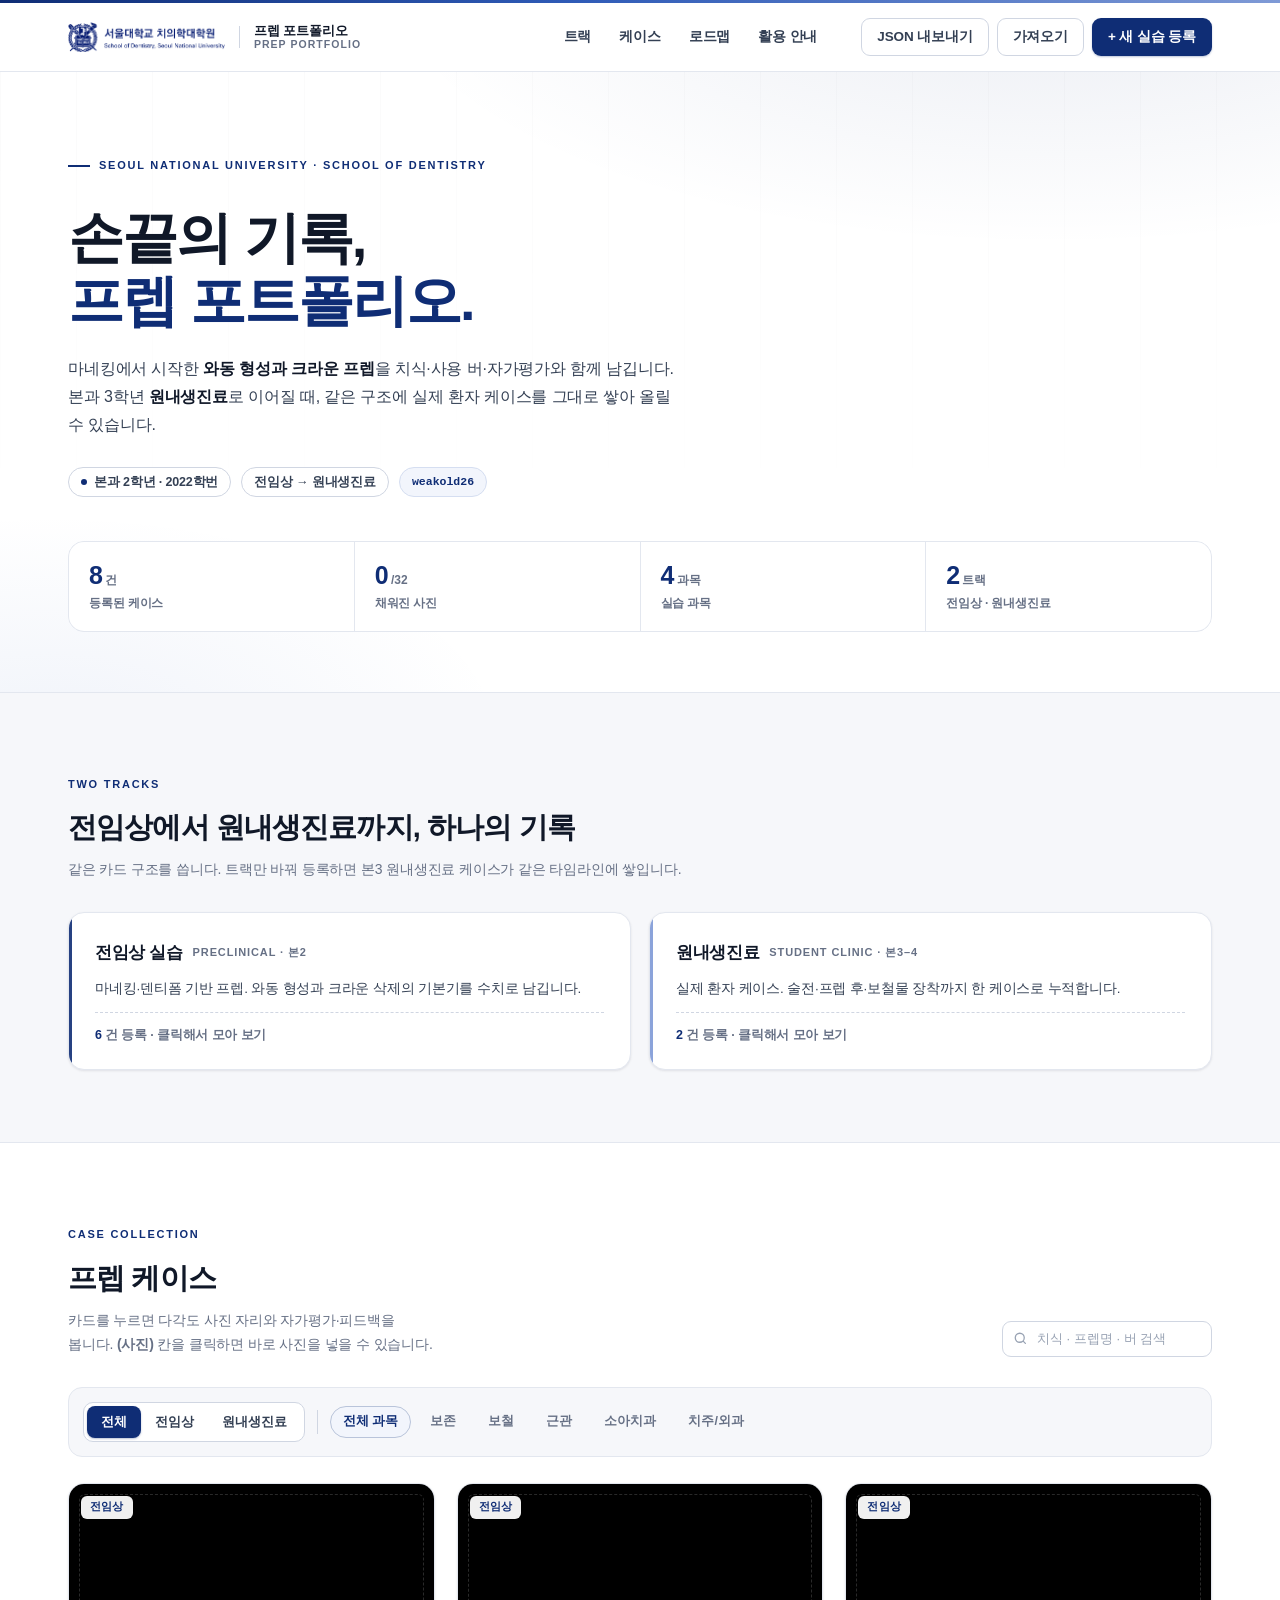
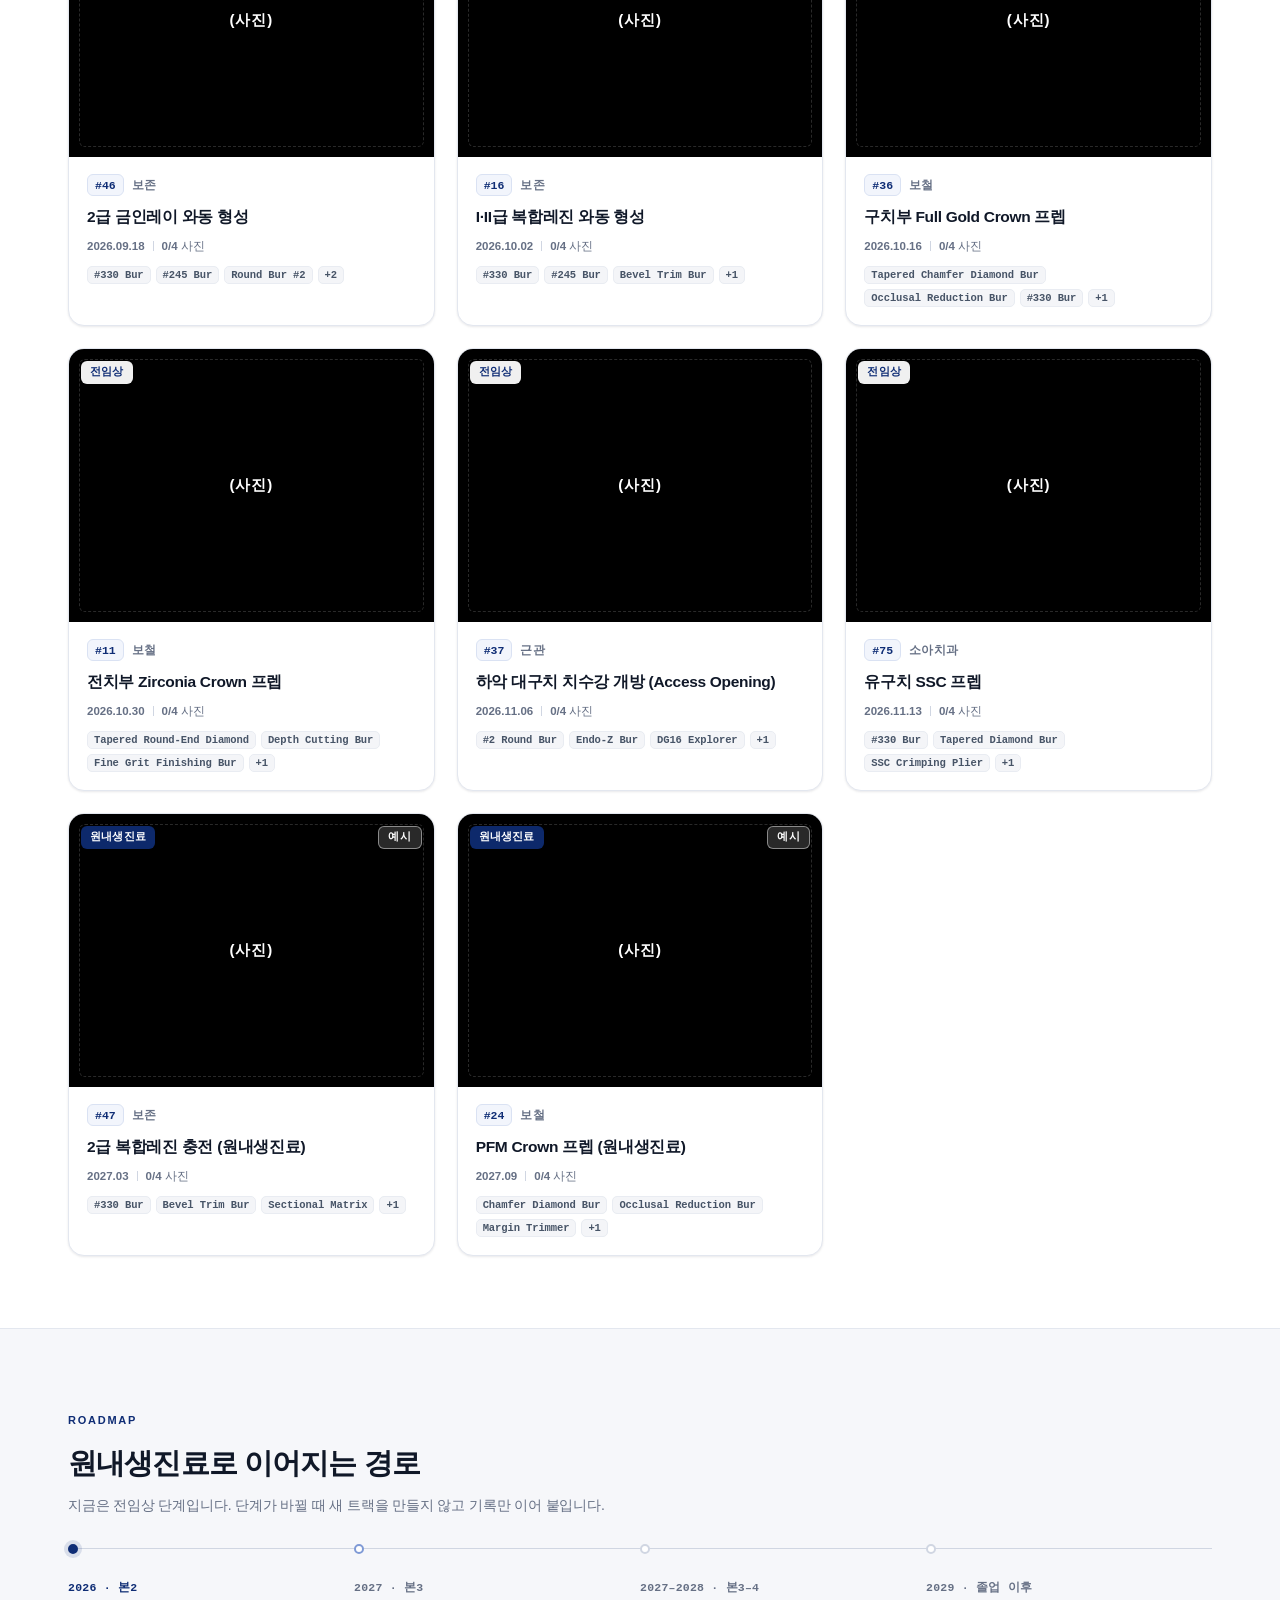
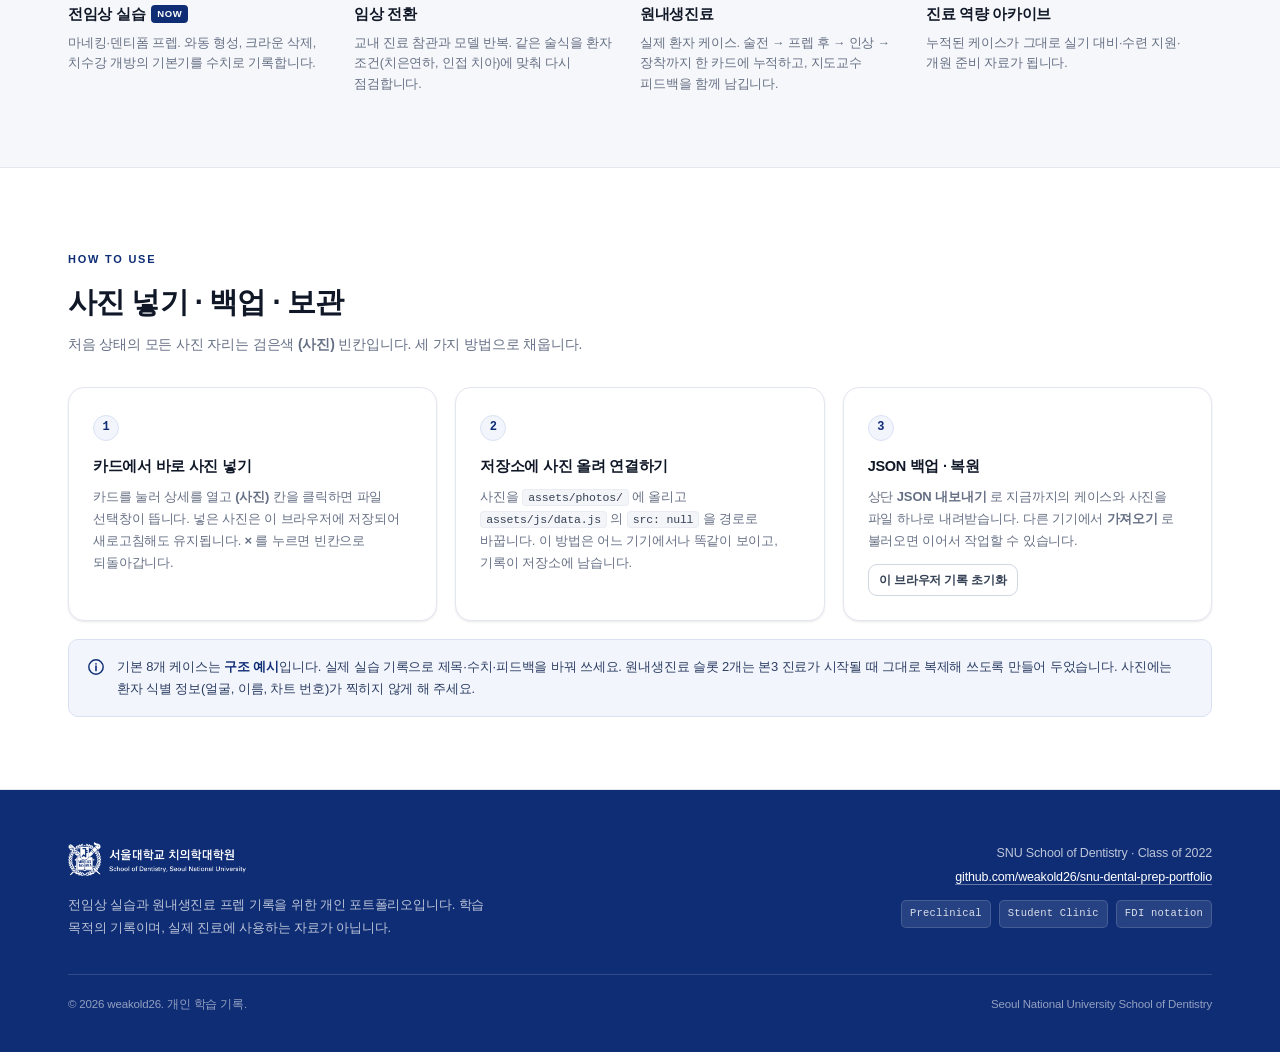
<file: index.html>
<!DOCTYPE html>
<html lang="ko">
<head>
<meta charset="utf-8">
<meta name="viewport" content="width=device-width, initial-scale=1">
<title>프렙 포트폴리오 · 서울대학교 치의학대학원</title>
<meta name="description" content="서울대학교 치의학대학원 전임상 실습·원내생진료 프렙 포트폴리오. 케이스별 치식, 사용 버, 자가평가, 다각도 사진 기록.">
<meta name="author" content="weakold26">
<meta name="theme-color" content="#0F2D75">

<meta property="og:type" content="website">
<meta property="og:title" content="프렙 포트폴리오 · 서울대학교 치의학대학원">
<meta property="og:description" content="전임상 실습에서 원내생진료까지 — 마네킹 프렙과 임상 케이스를 한 곳에 누적합니다.">
<meta property="og:image" content="assets/img/logo.png">
<meta name="twitter:card" content="summary">

<link rel="icon" type="image/png" href="assets/img/mobileicon.png">
<link rel="apple-touch-icon" href="assets/img/mobileicon.png">
<link rel="stylesheet" href="assets/css/style.css?v=20261118-7">
</head>
<body id="top">

<div class="topline"></div>

<header class="site-header">
  <div class="wrap header-inner">
    <a class="brand" href="#top" aria-label="서울대학교 치의학대학원 — 프렙 포트폴리오">
      <img class="brand-logo" src="assets/img/logo.png" width="319" height="61"
           alt="서울대학교 치의학대학원 School of Dentistry, Seoul National University">
      <span class="brand-divider" aria-hidden="true"></span>
      <span class="brand-text">
        <span class="brand-title">프렙 포트폴리오</span>
        <span class="brand-sub">Prep Portfolio</span>
      </span>
    </a>

    <nav class="nav" aria-label="주요 섹션">
      <a href="#tracks">트랙</a>
      <a href="#collection">케이스</a>
      <a href="#roadmap">로드맵</a>
      <a href="#guide">활용 안내</a>
    </nav>

    <div class="header-actions">
      <button type="button" class="btn btn-ghost" id="btn-export" title="현재 기록을 JSON 파일로 내려받기">JSON 내보내기</button>
      <button type="button" class="btn btn-ghost" id="btn-import" title="JSON 백업 파일 불러오기">가져오기</button>
      <button type="button" class="btn btn-primary" id="btn-new">+ 새 실습 등록</button>
    </div>
  </div>
</header>

<!-- ============================================================== HERO -->
<section class="hero">
  <div class="wrap hero-inner">
    <p class="eyebrow">Seoul National University · School of Dentistry</p>
    <h1>손끝의 기록,<br><span class="accent">프렙 포트폴리오.</span></h1>
    <p class="hero-lead">
      마네킹에서 시작한 <strong>와동 형성과 크라운 프렙</strong>을 치식·사용 버·자가평가와 함께 남깁니다.
      본과 3학년 <strong>원내생진료</strong>로 이어질 때, 같은 구조에 실제 환자 케이스를 그대로 쌓아 올릴 수 있습니다.
    </p>

    <div class="hero-meta">
      <span class="chip"><span class="dot" aria-hidden="true"></span>본과 2학년 · 2022학번</span>
      <span class="chip">전임상 → 원내생진료</span>
      <span class="chip chip-code">weakold26</span>
    </div>

    <div class="hero-stats">
      <div class="stat">
        <div class="stat-num" id="stat-cases">8<small>건</small></div>
        <div class="stat-label">등록된 케이스</div>
      </div>
      <div class="stat">
        <div class="stat-num" id="stat-photos">0<small>/32</small></div>
        <div class="stat-label">채워진 사진</div>
      </div>
      <div class="stat">
        <div class="stat-num" id="stat-subjects">5<small>과목</small></div>
        <div class="stat-label">실습 과목</div>
      </div>
      <div class="stat">
        <div class="stat-num" id="stat-tracks">2<small>트랙</small></div>
        <div class="stat-label">전임상 · 원내생진료</div>
      </div>
    </div>
  </div>
</section>

<!-- ============================================================ TRACKS -->
<section class="section" id="tracks">
  <div class="wrap">
    <div class="section-head">
      <div>
        <p class="section-kicker">Two Tracks</p>
        <h2 class="section-title">전임상에서 원내생진료까지, 하나의 기록</h2>
        <p class="section-desc">같은 카드 구조를 씁니다. 트랙만 바꿔 등록하면 본3 원내생진료 케이스가 같은 타임라인에 쌓입니다.</p>
      </div>
    </div>
    <div class="track-grid" id="track-grid"></div>
  </div>
</section>

<!-- ======================================================== COLLECTION -->
<section class="section collection" id="collection">
  <div class="wrap">
    <div class="section-head">
      <div>
        <p class="section-kicker">Case Collection</p>
        <h2 class="section-title">프렙 케이스</h2>
        <p class="section-desc">카드를 누르면 다각도 사진 자리와 자가평가·피드백을 봅니다. <b>(사진)</b> 칸을 클릭하면 바로 사진을 넣을 수 있습니다.</p>
      </div>
      <div class="search">
        <svg viewBox="0 0 20 20" fill="none" aria-hidden="true"><circle cx="9" cy="9" r="6" stroke="currentColor" stroke-width="1.7"/><path d="m13.5 13.5 3 3" stroke="currentColor" stroke-width="1.7" stroke-linecap="round"/></svg>
        <label class="sr-only" for="search-input">케이스 검색</label>
        <input type="text" id="search-input" placeholder="치식 · 프렙명 · 버 검색" autocomplete="off">
      </div>
    </div>

    <div class="filterbar">
      <div class="segmented" id="track-filter" role="group" aria-label="트랙 필터">
        <button type="button" data-track="all" aria-pressed="true">전체</button>
        <button type="button" data-track="preclinical" aria-pressed="false">전임상</button>
        <button type="button" data-track="clinic" aria-pressed="false">원내생진료</button>
      </div>
      <span class="filter-divider" aria-hidden="true"></span>
      <div class="subject-chips" id="subject-filter" role="group" aria-label="과목 필터">
        <button type="button" data-subject="all" aria-pressed="true">전체 과목</button>
      </div>
    </div>

    <div class="case-grid" id="case-grid" aria-live="polite"></div>
  </div>
</section>

<!-- =========================================================== ROADMAP -->
<section class="section" id="roadmap">
  <div class="wrap">
    <div class="section-head">
      <div>
        <p class="section-kicker">Roadmap</p>
        <h2 class="section-title">원내생진료로 이어지는 경로</h2>
        <p class="section-desc">지금은 전임상 단계입니다. 단계가 바뀔 때 새 트랙을 만들지 않고 기록만 이어 붙입니다.</p>
      </div>
    </div>

    <div class="roadmap">
      <div class="road-step is-now">
        <div class="road-year">2026 · 본2</div>
        <div class="road-title">전임상 실습<span class="now-tag">NOW</span></div>
        <p class="road-body">마네킹·덴티폼 프렙. 와동 형성, 크라운 삭제, 치수강 개방의 기본기를 수치로 기록합니다.</p>
      </div>
      <div class="road-step is-next">
        <div class="road-year">2027 · 본3</div>
        <div class="road-title">임상 전환</div>
        <p class="road-body">교내 진료 참관과 모델 반복. 같은 술식을 환자 조건(치은연하, 인접 치아)에 맞춰 다시 점검합니다.</p>
      </div>
      <div class="road-step">
        <div class="road-year">2027–2028 · 본3–4</div>
        <div class="road-title">원내생진료</div>
        <p class="road-body">실제 환자 케이스. 술전 → 프렙 후 → 인상 → 장착까지 한 카드에 누적하고, 지도교수 피드백을 함께 남깁니다.</p>
      </div>
      <div class="road-step">
        <div class="road-year">2029 · 졸업 이후</div>
        <div class="road-title">진료 역량 아카이브</div>
        <p class="road-body">누적된 케이스가 그대로 실기 대비·수련 지원·개원 준비 자료가 됩니다.</p>
      </div>
    </div>
  </div>
</section>

<!-- ============================================================= GUIDE -->
<section class="section collection" id="guide">
  <div class="wrap">
    <div class="section-head">
      <div>
        <p class="section-kicker">How to use</p>
        <h2 class="section-title">사진 넣기 · 백업 · 보관</h2>
        <p class="section-desc">처음 상태의 모든 사진 자리는 검은색 <b>(사진)</b> 빈칸입니다. 세 가지 방법으로 채웁니다.</p>
      </div>
    </div>

    <div class="guide-grid">
      <div class="guide-card">
        <span class="guide-num">1</span>
        <h3>카드에서 바로 사진 넣기</h3>
        <p>카드를 눌러 상세를 열고 <b>(사진)</b> 칸을 클릭하면 파일 선택창이 뜹니다. 넣은 사진은 이 브라우저에 저장되어 새로고침해도 유지됩니다. <b>×</b> 를 누르면 빈칸으로 되돌아갑니다.</p>
      </div>
      <div class="guide-card">
        <span class="guide-num">2</span>
        <h3>저장소에 사진 올려 연결하기</h3>
        <p>사진을 <code>assets/photos/</code> 에 올리고 <code>assets/js/data.js</code> 의 <code>src: null</code> 을 경로로 바꿉니다. 이 방법은 어느 기기에서나 똑같이 보이고, 기록이 저장소에 남습니다.</p>
      </div>
      <div class="guide-card">
        <span class="guide-num">3</span>
        <h3>JSON 백업 · 복원</h3>
        <p>상단 <b>JSON 내보내기</b> 로 지금까지의 케이스와 사진을 파일 하나로 내려받습니다. 다른 기기에서 <b>가져오기</b> 로 불러오면 이어서 작업할 수 있습니다.</p>
        <button type="button" class="btn btn-quiet reset-btn" id="btn-reset">이 브라우저 기록 초기화</button>
      </div>
    </div>

    <div class="note">
      <svg class="note-icon" viewBox="0 0 20 20" fill="none" aria-hidden="true"><circle cx="10" cy="10" r="8" stroke="currentColor" stroke-width="1.6"/><path d="M10 9v5M10 6.4v.2" stroke="currentColor" stroke-width="1.8" stroke-linecap="round"/></svg>
      <div>
        기본 8개 케이스는 <b>구조 예시</b>입니다. 실제 실습 기록으로 제목·수치·피드백을 바꿔 쓰세요.
        원내생진료 슬롯 2개는 본3 진료가 시작될 때 그대로 복제해 쓰도록 만들어 두었습니다.
        사진에는 환자 식별 정보(얼굴, 이름, 차트 번호)가 찍히지 않게 해 주세요.
      </div>
    </div>
  </div>
</section>

<!-- ============================================================ FOOTER -->
<footer class="site-footer">
  <div class="wrap">
    <div class="footer-inner">
      <div>
        <img class="footer-logo" src="assets/img/logoW.png" width="319" height="61"
             alt="서울대학교 치의학대학원 School of Dentistry, Seoul National University">
        <p class="footer-about">
          전임상 실습과 원내생진료 프렙 기록을 위한 개인 포트폴리오입니다.
          학습 목적의 기록이며, 실제 진료에 사용하는 자료가 아닙니다.
        </p>
      </div>
      <div class="footer-right">
        <div>SNU School of Dentistry · Class of 2022</div>
        <div><a href="https://github.com/weakold26/snu-dental-prep-portfolio" target="_blank" rel="noopener">github.com/weakold26/snu-dental-prep-portfolio</a></div>
        <div class="footer-meta">
          <span>Preclinical</span>
          <span>Student Clinic</span>
          <span>FDI notation</span>
        </div>
      </div>
    </div>
    <div class="footer-rule"></div>
    <div class="footer-bottom">
      <span>© 2026 weakold26. 개인 학습 기록.</span>
      <span>Seoul National University School of Dentistry</span>
    </div>
  </div>
</footer>

<!-- ======================================================= DETAIL MODAL -->
<div class="modal" id="modal-detail" data-open="false" role="dialog" aria-modal="true" aria-labelledby="detail-title">
  <div class="modal-backdrop" data-close="detail"></div>
  <div class="modal-panel" role="document">
    <div class="modal-head">
      <div class="modal-head-main">
        <div class="modal-eyebrow" id="detail-eyebrow"></div>
        <h2 class="modal-title" id="detail-title"></h2>
        <p class="modal-sub" id="detail-sub"></p>
      </div>
      <button type="button" class="icon-btn" data-close="detail" aria-label="닫기">
        <svg width="16" height="16" viewBox="0 0 16 16" fill="none" aria-hidden="true"><path d="M4 4l8 8M12 4l-8 8" stroke="currentColor" stroke-width="1.8" stroke-linecap="round"/></svg>
      </button>
    </div>
    <div class="modal-body" id="detail-body"></div>
    <div class="modal-foot">
      <span class="modal-foot-note">(사진) 칸을 클릭하면 그 각도의 사진을 넣을 수 있습니다 · 이 브라우저에만 저장됩니다</span>
      <button type="button" class="btn btn-ghost" data-close="detail">닫기</button>
    </div>
  </div>
</div>

<!-- ========================================================== NEW MODAL -->
<div class="modal" id="modal-new" data-open="false" role="dialog" aria-modal="true" aria-labelledby="new-title">
  <div class="modal-backdrop" data-close="new"></div>
  <div class="modal-panel is-narrow" role="document">
    <div class="modal-head">
      <div class="modal-head-main">
        <div class="modal-eyebrow">New Record</div>
        <h2 class="modal-title" id="new-title">새 실습 / 프렙 등록</h2>
        <p class="modal-sub">사진을 넣지 않으면 검은색 (사진) 빈칸으로 남습니다. 나중에 카드에서 채울 수 있습니다.</p>
      </div>
      <button type="button" class="icon-btn" data-close="new" aria-label="닫기">
        <svg width="16" height="16" viewBox="0 0 16 16" fill="none" aria-hidden="true"><path d="M4 4l8 8M12 4l-8 8" stroke="currentColor" stroke-width="1.8" stroke-linecap="round"/></svg>
      </button>
    </div>

    <div class="modal-body">
      <form id="new-form" novalidate>
        <div class="form-grid">
          <div class="field span-2">
            <label>트랙<span class="req">*</span></label>
            <div class="seg-field" id="new-track-group">
              <label><input type="radio" name="track" value="preclinical" checked><span>전임상 실습 · 본2</span></label>
              <label><input type="radio" name="track" value="clinic"><span>원내생진료 · 본3–4</span></label>
            </div>
          </div>

          <div class="field">
            <label for="new-subject">과목<span class="req">*</span></label>
            <select id="new-subject" name="subject"></select>
          </div>

          <div class="field">
            <label for="new-tooth">FDI 치식 번호<span class="req">*</span></label>
            <input type="text" id="new-tooth" name="tooth" placeholder="#46" autocomplete="off">
            <span class="help">예: #46, #11, #75 (유치 75)</span>
          </div>

          <div class="field span-2">
            <label for="new-title">시술 / 프렙명<span class="req">*</span></label>
            <input type="text" id="new-title-input" name="title" placeholder="예: 2급 금인레이 와동 형성" autocomplete="off">
          </div>

          <div class="field">
            <label for="new-course">과목 / 실습명</label>
            <input type="text" id="new-course" name="course" placeholder="예: 치과보존학실습 I" autocomplete="off">
          </div>

          <div class="field">
            <label for="new-date">실습일</label>
            <input type="date" id="new-date" name="date">
          </div>

          <div class="field span-2">
            <label for="new-instruments">사용 기구 / 버</label>
            <input type="text" id="new-instruments" name="instruments" placeholder="#330 Bur, Round Bur #2, Enamel Chisel" autocomplete="off">
            <span class="help">쉼표(,)로 구분해 여러 개를 적습니다.</span>
          </div>

          <div class="field span-2">
            <label for="new-checks">체크포인트 / 자가평가</label>
            <input type="text" id="new-checks" name="checks" placeholder="Taper 6–8°, Margin 1.0 mm, Occlusal reduction 1.5 mm" autocomplete="off">
            <span class="help">쉼표(,)로 구분. 상세 화면에서 항목별로 나뉘어 표시됩니다.</span>
          </div>

          <div class="field span-2">
            <label for="new-feedback">교수님 피드백 · 메모</label>
            <textarea id="new-feedback" name="feedback" placeholder="지도 시 받은 피드백, 다음에 고칠 점을 적어 두세요."></textarea>
          </div>

          <div class="field span-2">
            <label>사진 (선택 · 나중에 넣어도 됩니다)</label>
            <div class="upload-grid" id="upload-grid"></div>
          </div>
        </div>

        <div class="form-error" id="new-error" role="alert"></div>

        <div class="form-actions">
          <button type="button" class="btn btn-ghost" data-close="new">취소</button>
          <button type="submit" class="btn btn-primary">등록하기</button>
        </div>
      </form>
    </div>
  </div>
</div>

<div class="toast" id="toast" role="status" aria-live="polite"></div>

<input type="file" id="file-input" accept="image/*" hidden>
<input type="file" id="import-input" accept="application/json,.json" hidden>

<script src="assets/js/data.js?v=20261118-7"></script>
<script src="assets/js/app.js?v=20261118-7"></script>
</body>
</html>
</file>
<file: assets/css/style.css>
/* =============================================================================
   SNU Dental Prep Portfolio — stylesheet
   Palette: SNU Blue #0F2D75 / white / clean grey
   ========================================================================== */

:root {
  --navy: #0f2d75;
  --navy-700: #14367f;
  --navy-100: #e8edf9;
  --navy-050: #f2f5fc;
  --ink: #101828;
  --ink-2: #344054;
  --muted: #667085;
  --line: #e3e7ef;
  --line-strong: #d0d6e2;
  --bg: #f6f7fa;
  --surface: #ffffff;
  --good: #12805c;
  --fair: #b06a00;
  --warn: #b42318;
  --radius: 16px;
  --radius-sm: 10px;
  --shadow-sm: 0 1px 2px rgba(16, 24, 40, 0.04), 0 1px 3px rgba(16, 24, 40, 0.06);
  --shadow-md: 0 8px 24px rgba(16, 24, 40, 0.08), 0 2px 6px rgba(16, 24, 40, 0.04);
  --shadow-lg: 0 24px 64px rgba(9, 18, 46, 0.18);
  --maxw: 1200px;
  --font: "Pretendard", -apple-system, BlinkMacSystemFont, "Apple SD Gothic Neo",
    "Malgun Gothic", "Noto Sans KR", "Segoe UI", Roboto, "Helvetica Neue", Arial, sans-serif;
  --mono: ui-monospace, SFMono-Regular, "SF Mono", Menlo, Consolas, monospace;
}

*,
*::before,
*::after { box-sizing: border-box; }

html { -webkit-text-size-adjust: 100%; }

body {
  margin: 0;
  font-family: var(--font);
  color: var(--ink);
  background: var(--bg);
  line-height: 1.6;
  letter-spacing: -0.01em;
  word-break: keep-all;
  overflow-wrap: break-word;
  -webkit-font-smoothing: antialiased;
}

img { max-width: 100%; display: block; }

button { font-family: inherit; }

a { color: inherit; text-decoration: none; }

::selection { background: var(--navy); color: #fff; }

.wrap {
  width: 100%;
  max-width: var(--maxw);
  margin: 0 auto;
  padding: 0 28px;
}

.sr-only {
  position: absolute;
  width: 1px; height: 1px;
  padding: 0; margin: -1px;
  overflow: hidden;
  clip: rect(0 0 0 0);
  white-space: nowrap;
  border: 0;
}

/* ---------------------------------------------------------------- top bar */

.topline {
  height: 3px;
  background: linear-gradient(90deg, var(--navy) 0%, #2f5bb7 45%, #7f9ad6 100%);
}

.site-header {
  position: sticky;
  top: 0;
  z-index: 60;
  background: rgba(255, 255, 255, 0.92);
  backdrop-filter: saturate(180%) blur(14px);
  -webkit-backdrop-filter: saturate(180%) blur(14px);
  border-bottom: 1px solid var(--line);
}

.header-inner {
  display: flex;
  align-items: center;
  gap: 24px;
  min-height: 68px;
}

.brand {
  display: inline-flex;
  align-items: center;
  gap: 14px;
  flex-shrink: 0;
}

/* 로고는 원본 비율 319:61 을 그대로 유지한다 (height 고정, width auto). */
.brand-logo {
  height: 30px;
  width: auto;
  object-fit: contain;
}

.brand-divider {
  width: 1px;
  height: 22px;
  background: var(--line-strong);
}

.brand-text {
  display: flex;
  flex-direction: column;
  line-height: 1.15;
}

.brand-title {
  font-size: 13px;
  font-weight: 700;
  letter-spacing: -0.01em;
  color: var(--ink);
}

.brand-sub {
  font-size: 10.5px;
  font-weight: 600;
  letter-spacing: 0.1em;
  text-transform: uppercase;
  color: var(--muted);
}

.nav {
  display: flex;
  align-items: center;
  gap: 4px;
  margin-left: auto;
}

.nav a {
  padding: 8px 12px;
  font-size: 13.5px;
  font-weight: 600;
  color: var(--ink-2);
  border-radius: 8px;
  transition: background 0.15s ease, color 0.15s ease;
}

.nav a:hover { background: var(--navy-050); color: var(--navy); }

.header-actions {
  display: flex;
  align-items: center;
  gap: 8px;
  margin-left: 8px;
}

/* ------------------------------------------------------------------ buttons */

.btn {
  display: inline-flex;
  align-items: center;
  justify-content: center;
  gap: 7px;
  height: 38px;
  padding: 0 15px;
  border-radius: 9px;
  border: 1px solid transparent;
  font-size: 13.5px;
  font-weight: 650;
  letter-spacing: -0.01em;
  cursor: pointer;
  white-space: nowrap;
  transition: background 0.15s ease, border-color 0.15s ease, color 0.15s ease,
    transform 0.12s ease, box-shadow 0.15s ease;
}

.btn:active { transform: translateY(1px); }

.btn-primary {
  background: var(--navy);
  color: #fff;
  box-shadow: 0 1px 2px rgba(15, 45, 117, 0.28);
}

.btn-primary:hover { background: var(--navy-700); box-shadow: 0 4px 14px rgba(15, 45, 117, 0.28); }

.btn-ghost {
  background: #fff;
  color: var(--ink-2);
  border-color: var(--line-strong);
}

.btn-ghost:hover { background: var(--navy-050); border-color: #b9c4da; color: var(--navy); }

.btn-quiet {
  background: transparent;
  color: var(--muted);
  border-color: transparent;
  height: 32px;
  padding: 0 10px;
  font-size: 12.5px;
}

.btn-quiet:hover { background: #f4f5f8; color: var(--ink-2); }

.btn-block { width: 100%; }

/* --------------------------------------------------------------------- hero */

.hero {
  position: relative;
  background:
    radial-gradient(1100px 460px at 82% -18%, rgba(15, 45, 117, 0.09), transparent 62%),
    radial-gradient(760px 380px at 4% 108%, rgba(47, 91, 183, 0.07), transparent 60%),
    var(--surface);
  border-bottom: 1px solid var(--line);
  overflow: hidden;
}

.hero::after {
  content: "";
  position: absolute;
  inset: 0;
  background-image: linear-gradient(to right, rgba(16, 24, 40, 0.035) 1px, transparent 1px);
  background-size: 76px 100%;
  mask-image: linear-gradient(to bottom, rgba(0, 0, 0, 0.5), transparent 72%);
  -webkit-mask-image: linear-gradient(to bottom, rgba(0, 0, 0, 0.5), transparent 72%);
  pointer-events: none;
}

.hero-inner {
  position: relative;
  z-index: 1;
  padding-top: 74px;
  padding-bottom: 60px;
}

.eyebrow {
  display: inline-flex;
  align-items: center;
  gap: 9px;
  font-size: 11px;
  font-weight: 700;
  letter-spacing: 0.16em;
  text-transform: uppercase;
  color: var(--navy);
}

.eyebrow::before {
  content: "";
  width: 22px;
  height: 2px;
  background: var(--navy);
  display: block;
}

.hero h1 {
  margin: 20px 0 0;
  font-size: clamp(2.1rem, 4.6vw, 3.5rem);
  line-height: 1.14;
  letter-spacing: -0.035em;
  font-weight: 800;
  color: var(--ink);
}

.hero h1 .accent {
  color: var(--navy);
}

.hero-lead {
  margin: 22px 0 0;
  max-width: 640px;
  text-wrap: pretty;
  font-size: 16px;
  line-height: 1.75;
  color: var(--ink-2);
}

.hero-lead strong { color: var(--ink); font-weight: 650; }

.hero-meta {
  display: flex;
  flex-wrap: wrap;
  gap: 8px 10px;
  margin-top: 28px;
}

.chip {
  display: inline-flex;
  align-items: center;
  gap: 7px;
  height: 30px;
  padding: 0 12px;
  border-radius: 999px;
  background: #fff;
  border: 1px solid var(--line-strong);
  font-size: 12.5px;
  font-weight: 600;
  color: var(--ink-2);
}

.chip .dot {
  width: 6px;
  height: 6px;
  border-radius: 50%;
  background: var(--navy);
}

.chip-code {
  font-family: var(--mono);
  font-size: 11.5px;
  letter-spacing: 0;
  color: var(--navy);
  background: var(--navy-050);
  border-color: #d5def1;
}

.hero-stats {
  display: grid;
  grid-template-columns: repeat(4, minmax(0, 1fr));
  gap: 1px;
  margin-top: 44px;
  background: var(--line);
  border: 1px solid var(--line);
  border-radius: var(--radius);
  overflow: hidden;
}

.stat {
  background: #fff;
  padding: 18px 20px;
}

.stat-num {
  font-size: 25px;
  font-weight: 800;
  letter-spacing: -0.03em;
  color: var(--navy);
  line-height: 1.25;
  font-variant-numeric: tabular-nums;
}

.stat-num small {
  font-size: 12px;
  font-weight: 650;
  color: var(--muted);
  letter-spacing: 0;
  margin-left: 3px;
}

.stat-label {
  margin-top: 2px;
  font-size: 12px;
  font-weight: 600;
  color: var(--muted);
}

/* ------------------------------------------------------------------- tracks */

.section {
  padding: 72px 0;
}

.section-head {
  display: flex;
  align-items: flex-end;
  justify-content: space-between;
  gap: 28px;
  margin-bottom: 30px;
  flex-wrap: wrap;
}

.section-kicker {
  font-size: 11px;
  font-weight: 700;
  letter-spacing: 0.16em;
  text-transform: uppercase;
  color: var(--navy);
}

.section-title {
  margin: 8px 0 0;
  font-size: clamp(1.4rem, 2.4vw, 1.8rem);
  font-weight: 800;
  letter-spacing: -0.03em;
  color: var(--ink);
}

.section-desc {
  margin: 8px 0 0;
  max-width: 620px;
  text-wrap: balance;
  font-size: 14px;
  color: var(--muted);
  line-height: 1.7;
}

.track-grid {
  display: grid;
  grid-template-columns: repeat(2, minmax(0, 1fr));
  gap: 18px;
}

.track-card {
  position: relative;
  display: flex;
  flex-direction: column;
  gap: 12px;
  padding: 26px 26px 24px;
  background: #fff;
  border: 1px solid var(--line);
  border-radius: var(--radius);
  box-shadow: var(--shadow-sm);
  overflow: hidden;
}

.track-card::before {
  content: "";
  position: absolute;
  inset: 0 auto 0 0;
  width: 3px;
  background: var(--navy);
  opacity: 0.9;
}

.track-card[data-track="clinic"]::before { background: #7f9ad6; }

.track-top {
  display: flex;
  align-items: center;
  gap: 10px;
}

.track-name {
  font-size: 16.5px;
  font-weight: 750;
  letter-spacing: -0.02em;
  color: var(--ink);
}

.track-en {
  font-size: 11px;
  font-weight: 650;
  letter-spacing: 0.08em;
  text-transform: uppercase;
  color: var(--muted);
}

.track-desc {
  font-size: 13.5px;
  line-height: 1.7;
  color: var(--ink-2);
  margin: 0;
}

.track-count {
  margin-top: auto;
  padding-top: 12px;
  border-top: 1px dashed var(--line-strong);
  font-size: 12.5px;
  font-weight: 600;
  color: var(--muted);
}

.track-count b { color: var(--navy); font-variant-numeric: tabular-nums; }

/* --------------------------------------------------------------- collection */

.collection { background: var(--surface); border-top: 1px solid var(--line); border-bottom: 1px solid var(--line); }

.filterbar {
  display: flex;
  align-items: center;
  gap: 12px;
  flex-wrap: wrap;
  padding: 14px;
  background: var(--bg);
  border: 1px solid var(--line);
  border-radius: 14px;
  margin-bottom: 26px;
}

.segmented {
  display: inline-flex;
  padding: 3px;
  background: #fff;
  border: 1px solid var(--line-strong);
  border-radius: 10px;
}

.segmented button {
  border: 0;
  background: transparent;
  padding: 7px 14px;
  border-radius: 8px;
  font-size: 13px;
  font-weight: 650;
  color: var(--ink-2);
  cursor: pointer;
  transition: background 0.15s ease, color 0.15s ease, box-shadow 0.15s ease;
  white-space: nowrap;
}

.segmented button:hover { color: var(--navy); }

.segmented button[aria-pressed="true"] {
  background: var(--navy);
  color: #fff;
  box-shadow: 0 1px 2px rgba(15, 45, 117, 0.3);
}

.filter-divider {
  width: 1px;
  height: 24px;
  background: var(--line-strong);
}

.subject-chips {
  display: flex;
  gap: 6px;
  flex-wrap: wrap;
}

.subject-chips button {
  height: 32px;
  padding: 0 12px;
  border-radius: 999px;
  border: 1px solid transparent;
  background: transparent;
  font-size: 12.5px;
  font-weight: 650;
  color: var(--muted);
  cursor: pointer;
  transition: all 0.15s ease;
}

.subject-chips button:hover { background: #fff; color: var(--ink-2); border-color: var(--line-strong); }

.subject-chips button[aria-pressed="true"] {
  background: var(--navy-050);
  border-color: #b9c4da;
  color: var(--navy);
}

.search {
  position: relative;
  margin-left: auto;
  display: flex;
  align-items: center;
}

.search input {
  height: 36px;
  width: 210px;
  padding: 0 12px 0 34px;
  border: 1px solid var(--line-strong);
  border-radius: 9px;
  background: #fff;
  font-family: inherit;
  font-size: 13px;
  color: var(--ink);
  transition: border-color 0.15s ease, box-shadow 0.15s ease;
}

.search input::placeholder { color: #98a2b3; }

.search input:focus {
  outline: none;
  border-color: var(--navy);
  box-shadow: 0 0 0 3px rgba(15, 45, 117, 0.12);
}

.search svg {
  position: absolute;
  left: 11px;
  width: 15px;
  height: 15px;
  color: #98a2b3;
  pointer-events: none;
}

/* --------------------------------------------------------------------- grid */

.case-grid {
  display: grid;
  grid-template-columns: repeat(3, minmax(0, 1fr));
  gap: 22px;
}

.case-card {
  display: flex;
  flex-direction: column;
  background: #fff;
  border: 1px solid var(--line);
  border-radius: var(--radius);
  overflow: hidden;
  cursor: pointer;
  text-align: left;
  padding: 0;
  font-family: inherit;
  color: inherit;
  box-shadow: var(--shadow-sm);
  transition: transform 0.2s ease, box-shadow 0.2s ease, border-color 0.2s ease;
}

.case-card:hover {
  transform: translateY(-3px);
  box-shadow: var(--shadow-md);
  border-color: #c3cde0;
}

.case-card:focus-visible {
  outline: 2px solid var(--navy);
  outline-offset: 3px;
}

/* ---- (사진) 빈칸 : 순수 검정 배경 + 흰색 "(사진)" ---- */

.photo-empty {
  position: relative;
  display: flex;
  align-items: center;
  justify-content: center;
  background: #000000;
  color: #ffffff;
  overflow: hidden;
}

.photo-empty::before {
  content: "";
  position: absolute;
  inset: 10px;
  border: 1px dashed rgba(255, 255, 255, 0.16);
  border-radius: 6px;
  pointer-events: none;
}

.photo-empty .ph-label {
  position: relative;
  z-index: 1;
  font-size: 13px;
  font-weight: 600;
  letter-spacing: 0.06em;
  color: #ffffff;
  text-align: center;
  padding: 0 12px;
}

.case-thumb {
  aspect-ratio: 4 / 3;
  width: 100%;
  flex: 0 0 auto;
  position: relative;
}

.case-thumb.photo-empty .ph-label { font-size: 15px; }

.case-thumb img {
  position: absolute;
  inset: 0;
  width: 100%;
  height: 100%;
  object-fit: cover;
}

.thumb-badges {
  position: absolute;
  z-index: 2;
  top: 12px;
  left: 12px;
  right: 12px;
  display: flex;
  align-items: center;
  justify-content: space-between;
  gap: 8px;
  pointer-events: none;
}

.badge {
  display: inline-flex;
  align-items: center;
  gap: 5px;
  height: 23px;
  padding: 0 9px;
  border-radius: 6px;
  font-size: 10.5px;
  font-weight: 700;
  letter-spacing: 0.02em;
  backdrop-filter: blur(6px);
}

.badge-track {
  background: rgba(255, 255, 255, 0.94);
  color: var(--navy);
}

.badge-track[data-track="clinic"] { background: rgba(15, 45, 117, 0.92); color: #fff; }

.badge-tpl {
  background: rgba(255, 255, 255, 0.16);
  border: 1px solid rgba(255, 255, 255, 0.45);
  color: #fff;
  letter-spacing: 0.06em;
}

.case-body {
  display: flex;
  flex-direction: column;
  gap: 10px;
  padding: 17px 18px 18px;
  flex: 1;
}

.case-toprow {
  display: flex;
  align-items: center;
  gap: 8px;
}

.tooth {
  display: inline-flex;
  align-items: center;
  height: 22px;
  padding: 0 7px;
  border-radius: 6px;
  background: var(--navy-050);
  border: 1px solid #dae2f3;
  font-family: var(--mono);
  font-size: 11.5px;
  font-weight: 700;
  color: var(--navy);
  letter-spacing: 0;
}

.case-subject {
  font-size: 11.5px;
  font-weight: 650;
  letter-spacing: 0.02em;
  color: var(--muted);
}

.case-title {
  margin: 0;
  font-size: 15.5px;
  font-weight: 750;
  line-height: 1.45;
  letter-spacing: -0.02em;
  color: var(--ink);
}

.case-meta {
  display: flex;
  align-items: center;
  gap: 8px;
  font-size: 11.5px;
  color: var(--muted);
  font-weight: 550;
}

.case-meta .sep { width: 1px; height: 10px; background: var(--line-strong); }

.case-tools {
  display: flex;
  flex-wrap: wrap;
  gap: 5px;
  margin-top: 2px;
}

.tool-tag {
  font-family: var(--mono);
  font-size: 10.5px;
  font-weight: 600;
  letter-spacing: -0.01em;
  color: #475467;
  background: #f4f5f8;
  border: 1px solid #e9ecf2;
  border-radius: 5px;
  padding: 2px 6px;
  white-space: nowrap;
}

.empty-state {
  grid-column: 1 / -1;
  padding: 64px 24px;
  text-align: center;
  border: 1px dashed var(--line-strong);
  border-radius: var(--radius);
  background: #fbfcfe;
}

.empty-state p { margin: 0 0 6px; font-size: 14.5px; font-weight: 650; color: var(--ink-2); }
.empty-state span { font-size: 13px; color: var(--muted); }

/* ------------------------------------------------------------------ roadmap */

.roadmap {
  display: grid;
  grid-template-columns: repeat(4, minmax(0, 1fr));
  gap: 0;
  border-top: 1px solid var(--line-strong);
  margin-top: 8px;
}

.road-step {
  position: relative;
  padding: 30px 22px 0 0;
}

.road-step::before {
  content: "";
  position: absolute;
  top: -5px;
  left: 0;
  width: 10px;
  height: 10px;
  border-radius: 50%;
  background: #fff;
  border: 2px solid var(--line-strong);
}

.road-step.is-now::before { border-color: var(--navy); background: var(--navy); box-shadow: 0 0 0 4px rgba(15, 45, 117, 0.12); }
.road-step.is-next::before { border-color: #7f9ad6; background: #fff; }

.road-year {
  font-family: var(--mono);
  font-size: 11.5px;
  font-weight: 700;
  letter-spacing: 0.02em;
  color: var(--muted);
  margin-bottom: 6px;
}

.road-step.is-now .road-year { color: var(--navy); }

.road-title {
  font-size: 14.5px;
  font-weight: 750;
  letter-spacing: -0.02em;
  color: var(--ink);
}

.road-body {
  margin: 6px 0 0;
  font-size: 12.5px;
  line-height: 1.65;
  color: var(--muted);
}

.now-tag {
  display: inline-block;
  margin-left: 6px;
  padding: 1px 6px;
  border-radius: 4px;
  background: var(--navy);
  color: #fff;
  font-size: 9.5px;
  font-weight: 700;
  letter-spacing: 0.06em;
  vertical-align: 2px;
}

/* -------------------------------------------------------------------- guide */

.guide-grid {
  display: grid;
  grid-template-columns: repeat(3, minmax(0, 1fr));
  gap: 18px;
}

.guide-card {
  padding: 24px;
  background: #fff;
  border: 1px solid var(--line);
  border-radius: var(--radius);
  box-shadow: var(--shadow-sm);
}

.guide-num {
  display: inline-flex;
  align-items: center;
  justify-content: center;
  width: 26px;
  height: 26px;
  border-radius: 50%;
  background: var(--navy-050);
  border: 1px solid #dae2f3;
  color: var(--navy);
  font-family: var(--mono);
  font-size: 12px;
  font-weight: 700;
}

.guide-card h3 {
  margin: 14px 0 8px;
  font-size: 14.5px;
  font-weight: 750;
  letter-spacing: -0.02em;
}

.guide-card p {
  margin: 0;
  font-size: 13px;
  line-height: 1.7;
  color: var(--muted);
}

.guide-card code {
  font-family: var(--mono);
  font-size: 11.5px;
  background: #f4f5f8;
  border: 1px solid #e9ecf2;
  border-radius: 4px;
  padding: 1px 5px;
  color: #344054;
}

.reset-btn {
  margin-top: 12px;
  border: 1px solid var(--line-strong);
  background: #fff;
  height: 32px;
  font-size: 12px;
  color: var(--ink-2);
}

.reset-btn:hover { background: #fef3f2; border-color: #fecdca; color: var(--warn); }

.reset-btn[data-armed="true"] {
  background: #fef3f2;
  border-color: #fda29b;
  color: var(--warn);
  font-weight: 700;
}

.note {
  display: flex;
  gap: 12px;
  margin-top: 18px;
  padding: 16px 18px;
  border-radius: var(--radius-sm);
  background: var(--navy-050);
  border: 1px solid #d9e1f2;
  font-size: 13px;
  line-height: 1.7;
  color: #2c3e63;
}

.note b { color: var(--navy); }

.note-icon {
  flex-shrink: 0;
  width: 18px;
  height: 18px;
  margin-top: 2px;
  color: var(--navy);
}

/* ------------------------------------------------------------------- footer */

.site-footer {
  background: var(--navy);
  color: #fff;
  padding: 52px 0 40px;
  margin-top: 0;
}

.footer-inner {
  display: flex;
  justify-content: space-between;
  gap: 32px;
  flex-wrap: wrap;
  align-items: flex-start;
}

.footer-logo {
  height: 34px;
  width: auto;
  object-fit: contain;
  filter: none;
}

.footer-about {
  margin: 18px 0 0;
  max-width: 420px;
  font-size: 13px;
  line-height: 1.75;
  color: rgba(255, 255, 255, 0.72);
}

.footer-right {
  text-align: right;
  font-size: 12.5px;
  color: rgba(255, 255, 255, 0.72);
  line-height: 1.9;
}

.footer-right a { color: #fff; border-bottom: 1px solid rgba(255, 255, 255, 0.35); }
.footer-right a:hover { border-bottom-color: #fff; }

.footer-meta {
  display: flex;
  gap: 8px;
  justify-content: flex-end;
  flex-wrap: wrap;
  margin-top: 10px;
}

.footer-meta span {
  font-family: var(--mono);
  font-size: 10.5px;
  letter-spacing: 0.02em;
  padding: 3px 8px;
  border-radius: 5px;
  background: rgba(255, 255, 255, 0.1);
  border: 1px solid rgba(255, 255, 255, 0.14);
  color: rgba(255, 255, 255, 0.82);
}

.footer-rule {
  height: 1px;
  background: rgba(255, 255, 255, 0.14);
  margin: 34px 0 20px;
}

.footer-bottom {
  display: flex;
  justify-content: space-between;
  gap: 16px;
  flex-wrap: wrap;
  font-size: 11.5px;
  color: rgba(255, 255, 255, 0.55);
}

/* -------------------------------------------------------------------- modal */

.modal {
  position: fixed;
  inset: 0;
  z-index: 100;
  display: none;
  align-items: flex-start;
  justify-content: center;
  padding: 40px 20px;
  overflow-y: auto;
  overscroll-behavior: contain;
}

.modal[data-open="true"] { display: flex; }

.modal-backdrop {
  position: fixed;
  inset: 0;
  background: rgba(9, 18, 46, 0.55);
  backdrop-filter: blur(3px);
  animation: fade 0.18s ease;
}

.modal-panel {
  position: relative;
  z-index: 1;
  width: 100%;
  max-width: 1080px;
  margin: auto;
  background: #fff;
  border-radius: 18px;
  box-shadow: var(--shadow-lg);
  animation: pop 0.2s cubic-bezier(0.2, 0.8, 0.3, 1);
  overflow: hidden;
}

.modal-panel.is-narrow { max-width: 760px; }

@keyframes fade { from { opacity: 0; } to { opacity: 1; } }
@keyframes pop { from { opacity: 0; transform: translateY(10px) scale(0.99); } to { opacity: 1; transform: none; } }

.modal-head {
  position: sticky;
  top: 0;
  z-index: 3;
  display: flex;
  align-items: flex-start;
  gap: 16px;
  padding: 22px 24px 18px;
  background: rgba(255, 255, 255, 0.96);
  backdrop-filter: blur(10px);
  border-bottom: 1px solid var(--line);
}

.modal-head-main { flex: 1; min-width: 0; }

.modal-eyebrow {
  display: flex;
  align-items: center;
  gap: 8px;
  font-size: 11px;
  font-weight: 700;
  letter-spacing: 0.08em;
  text-transform: uppercase;
  color: var(--muted);
}

.modal-title {
  margin: 8px 0 0;
  font-size: 20px;
  font-weight: 800;
  letter-spacing: -0.03em;
  line-height: 1.35;
  color: var(--ink);
}

.modal-sub {
  margin: 6px 0 0;
  font-size: 12.5px;
  color: var(--muted);
}

.icon-btn {
  flex-shrink: 0;
  display: inline-flex;
  align-items: center;
  justify-content: center;
  width: 34px;
  height: 34px;
  border-radius: 9px;
  border: 1px solid var(--line-strong);
  background: #fff;
  color: var(--ink-2);
  cursor: pointer;
  transition: background 0.15s ease, color 0.15s ease;
}

.icon-btn:hover { background: #f4f5f8; color: var(--ink); }

.modal-body { padding: 24px; }

.detail-grid {
  display: grid;
  grid-template-columns: minmax(0, 1.15fr) minmax(0, 1fr);
  gap: 26px;
  align-items: start;
}

/* photo slots */

.slot-grid {
  display: grid;
  grid-template-columns: repeat(2, minmax(0, 1fr));
  gap: 12px;
}

.slot {
  position: relative;
  border-radius: 12px;
  overflow: hidden;
  border: 1px solid var(--line);
  background: #000;
}

.slot-btn {
  display: block;
  width: 100%;
  aspect-ratio: 1 / 1;
  border: 0;
  padding: 0;
  cursor: pointer;
  background: transparent;
  color: inherit;
  font-family: inherit;
  position: relative;
}

.slot-btn:focus-visible { outline: 2px solid #7f9ad6; outline-offset: -4px; }

.slot-img {
  position: absolute;
  inset: 0;
  width: 100%;
  height: 100%;
  object-fit: cover;
}

.slot .ph-label { font-size: 12.5px; }

.slot-name {
  display: flex;
  align-items: center;
  justify-content: space-between;
  gap: 8px;
  padding: 8px 10px;
  background: #fff;
  border-top: 1px solid var(--line);
  font-size: 11px;
  font-weight: 650;
  color: var(--ink-2);
  letter-spacing: -0.01em;
}

.slot-name .hint {
  font-size: 10px;
  font-weight: 600;
  color: #98a2b3;
  letter-spacing: 0;
  white-space: nowrap;
}

.slot.has-photo .slot-name .hint { color: var(--good); }

.slot-clear {
  position: absolute;
  top: 8px;
  right: 8px;
  z-index: 3;
  width: 24px;
  height: 24px;
  border-radius: 6px;
  border: 1px solid rgba(255, 255, 255, 0.4);
  background: rgba(0, 0, 0, 0.55);
  color: #fff;
  font-size: 13px;
  line-height: 1;
  cursor: pointer;
  display: none;
  align-items: center;
  justify-content: center;
}

.slot.has-photo .slot-clear { display: flex; }
.slot-clear:hover { background: rgba(180, 35, 24, 0.9); border-color: transparent; }

/* meta panel */

.meta-block { margin-bottom: 22px; }
.meta-block:last-child { margin-bottom: 0; }

.meta-label {
  font-size: 10.5px;
  font-weight: 700;
  letter-spacing: 0.12em;
  text-transform: uppercase;
  color: var(--muted);
  margin-bottom: 10px;
}

.kv-grid {
  display: grid;
  grid-template-columns: repeat(2, minmax(0, 1fr));
  gap: 1px;
  background: var(--line);
  border: 1px solid var(--line);
  border-radius: 10px;
  overflow: hidden;
}

.kv {
  background: #fff;
  padding: 10px 13px;
}

.kv-k { font-size: 10.5px; font-weight: 650; color: var(--muted); letter-spacing: 0.02em; }
.kv-v { font-size: 13px; font-weight: 650; color: var(--ink); margin-top: 2px; letter-spacing: -0.01em; }
.kv-v.mono { font-family: var(--mono); color: var(--navy); }

.check-list { display: flex; flex-direction: column; gap: 1px; background: var(--line); border: 1px solid var(--line); border-radius: 10px; overflow: hidden; }

.check-row {
  display: flex;
  align-items: center;
  gap: 10px;
  background: #fff;
  padding: 9px 13px;
}

.led {
  width: 7px;
  height: 7px;
  border-radius: 50%;
  flex-shrink: 0;
  background: var(--line-strong);
}

.led[data-state="good"] { background: var(--good); }
.led[data-state="fair"] { background: var(--fair); }
.led[data-state="warn"] { background: var(--warn); }

.check-k { flex: 1; font-size: 12.5px; font-weight: 600; color: var(--ink-2); }
.check-v { font-size: 12px; color: var(--muted); font-weight: 550; text-align: right; }

.feedback-box {
  padding: 14px 16px;
  border-radius: 10px;
  background: #fbfaf6;
  border: 1px solid #eae4d6;
  font-size: 13px;
  line-height: 1.78;
  color: #4a4536;
  white-space: pre-wrap;
}

.modal-foot {
  display: flex;
  align-items: center;
  justify-content: space-between;
  gap: 12px;
  padding: 14px 24px;
  border-top: 1px solid var(--line);
  background: #fbfcfe;
  flex-wrap: wrap;
}

.modal-foot-note { font-size: 11.5px; color: var(--muted); }

/* -------------------------------------------------------------------- forms */

.form-grid {
  display: grid;
  grid-template-columns: repeat(2, minmax(0, 1fr));
  gap: 16px;
}

.field { display: flex; flex-direction: column; gap: 6px; }
.field.span-2 { grid-column: 1 / -1; }

.field label {
  font-size: 12px;
  font-weight: 650;
  color: var(--ink-2);
  letter-spacing: -0.01em;
}

.field label .req { color: var(--warn); margin-left: 2px; }

.field input[type="text"],
.field input[type="date"],
.field select,
.field textarea {
  width: 100%;
  border: 1px solid var(--line-strong);
  border-radius: 9px;
  background: #fff;
  padding: 10px 12px;
  font-family: inherit;
  font-size: 13.5px;
  color: var(--ink);
  transition: border-color 0.15s ease, box-shadow 0.15s ease;
}

.field textarea { min-height: 82px; resize: vertical; line-height: 1.65; }

.field input:focus,
.field select:focus,
.field textarea:focus {
  outline: none;
  border-color: var(--navy);
  box-shadow: 0 0 0 3px rgba(15, 45, 117, 0.12);
}

.field .help { font-size: 11px; color: var(--muted); }

.field.is-invalid input { border-color: var(--warn); box-shadow: 0 0 0 3px rgba(180, 35, 24, 0.1); }

.seg-field { display: flex; gap: 6px; }

.seg-field label {
  flex: 1;
  display: flex;
  align-items: center;
  justify-content: center;
  gap: 6px;
  height: 40px;
  border: 1px solid var(--line-strong);
  border-radius: 9px;
  font-size: 13px;
  font-weight: 650;
  color: var(--ink-2);
  background: #fff;
  cursor: pointer;
  transition: all 0.15s ease;
}

.seg-field input { position: absolute; opacity: 0; pointer-events: none; }

.seg-field input:checked + span { color: var(--navy); }

.seg-field label:has(input:checked) {
  border-color: var(--navy);
  box-shadow: inset 0 0 0 1px var(--navy);
  background: var(--navy-050);
  color: var(--navy);
}

.upload-grid {
  display: grid;
  grid-template-columns: repeat(4, minmax(0, 1fr));
  gap: 10px;
}

.upload-slot {
  position: relative;
  border-radius: 10px;
  overflow: hidden;
  border: 1px solid var(--line);
  background: #000;
  cursor: pointer;
}

.upload-slot .uface {
  aspect-ratio: 1 / 1;
  display: flex;
  align-items: center;
  justify-content: center;
}

.upload-slot .uface img { position: absolute; inset: 0; width: 100%; height: 100%; object-fit: cover; }

.upload-name {
  padding: 6px 8px;
  background: #fff;
  border-top: 1px solid var(--line);
  font-size: 10.5px;
  font-weight: 650;
  color: var(--ink-2);
  text-align: center;
}

.form-actions {
  display: flex;
  align-items: center;
  justify-content: flex-end;
  gap: 10px;
  margin-top: 24px;
  padding-top: 18px;
  border-top: 1px solid var(--line);
}

.form-error {
  display: none;
  margin-top: 12px;
  padding: 10px 14px;
  border-radius: 8px;
  background: #fef3f2;
  border: 1px solid #fecdca;
  color: var(--warn);
  font-size: 12.5px;
  font-weight: 600;
}

.form-error[data-show="true"] { display: block; }

/* --------------------------------------------------------------------- toast */

.toast {
  position: fixed;
  left: 50%;
  bottom: 28px;
  z-index: 200;
  transform: translate(-50%, 16px);
  display: flex;
  align-items: center;
  gap: 9px;
  padding: 12px 18px;
  border-radius: 10px;
  background: #101828;
  color: #fff;
  font-size: 13px;
  font-weight: 600;
  box-shadow: 0 12px 32px rgba(16, 24, 40, 0.28);
  opacity: 0;
  pointer-events: none;
  transition: opacity 0.2s ease, transform 0.2s ease;
  max-width: calc(100vw - 40px);
}

.toast[data-show="true"] { opacity: 1; transform: translate(-50%, 0); }

/* ---------------------------------------------------------------- responsive */

@media (max-width: 1080px) {
  .case-grid { grid-template-columns: repeat(2, minmax(0, 1fr)); }
  .nav { display: none; }
  .header-actions { margin-left: auto; }
  .hero-stats { grid-template-columns: repeat(2, minmax(0, 1fr)); }
  .roadmap { grid-template-columns: repeat(2, minmax(0, 1fr)); }
  .road-step { padding: 26px 22px 0 0; }
  .detail-grid { grid-template-columns: 1fr; }
  .guide-grid { grid-template-columns: 1fr; }
}

@media (max-width: 760px) {
  .wrap { padding: 0 18px; }
  .header-inner { min-height: 60px; gap: 12px; }
  .brand-logo { height: 24px; }
  .brand-divider, .brand-text { display: none; }
  .header-actions .btn-ghost { display: none; }
  .header-actions .btn-primary { height: 34px; padding: 0 12px; font-size: 12.5px; }

  .hero-inner { padding-top: 46px; padding-bottom: 40px; }
  .hero-lead { font-size: 14.5px; }
  .hero-meta .chip { height: 27px; font-size: 11.5px; }

  .section { padding: 48px 0; }
  .track-grid { grid-template-columns: 1fr; }
  .case-grid { grid-template-columns: 1fr; }
  .filterbar { padding: 12px; gap: 10px; }
  .search { margin-left: 0; width: 100%; }
  .search input { width: 100%; }
  .filter-divider { display: none; }

  .hero-stats { grid-template-columns: repeat(2, minmax(0, 1fr)); }
  .stat { padding: 14px 16px; }
  .stat-num { font-size: 21px; }

  .modal { padding: 0; }
  .modal-panel { border-radius: 0; min-height: 100%; }
  .modal-head { padding: 16px 18px 14px; }
  .modal-body { padding: 18px; }
  .modal-foot { padding: 12px 18px; }
  .modal-title { font-size: 17.5px; }

  .form-grid { grid-template-columns: 1fr; }
  .upload-grid { grid-template-columns: repeat(2, minmax(0, 1fr)); }
  .kv-grid { grid-template-columns: 1fr 1fr; }
  .footer-right { text-align: left; }
  .footer-meta { justify-content: flex-start; }
}

@media (prefers-reduced-motion: reduce) {
  * { animation-duration: 0.001ms !important; transition-duration: 0.001ms !important; }
}

@media print {
  .site-header, .filterbar, .site-footer, .modal { display: none !important; }
}
</file>
